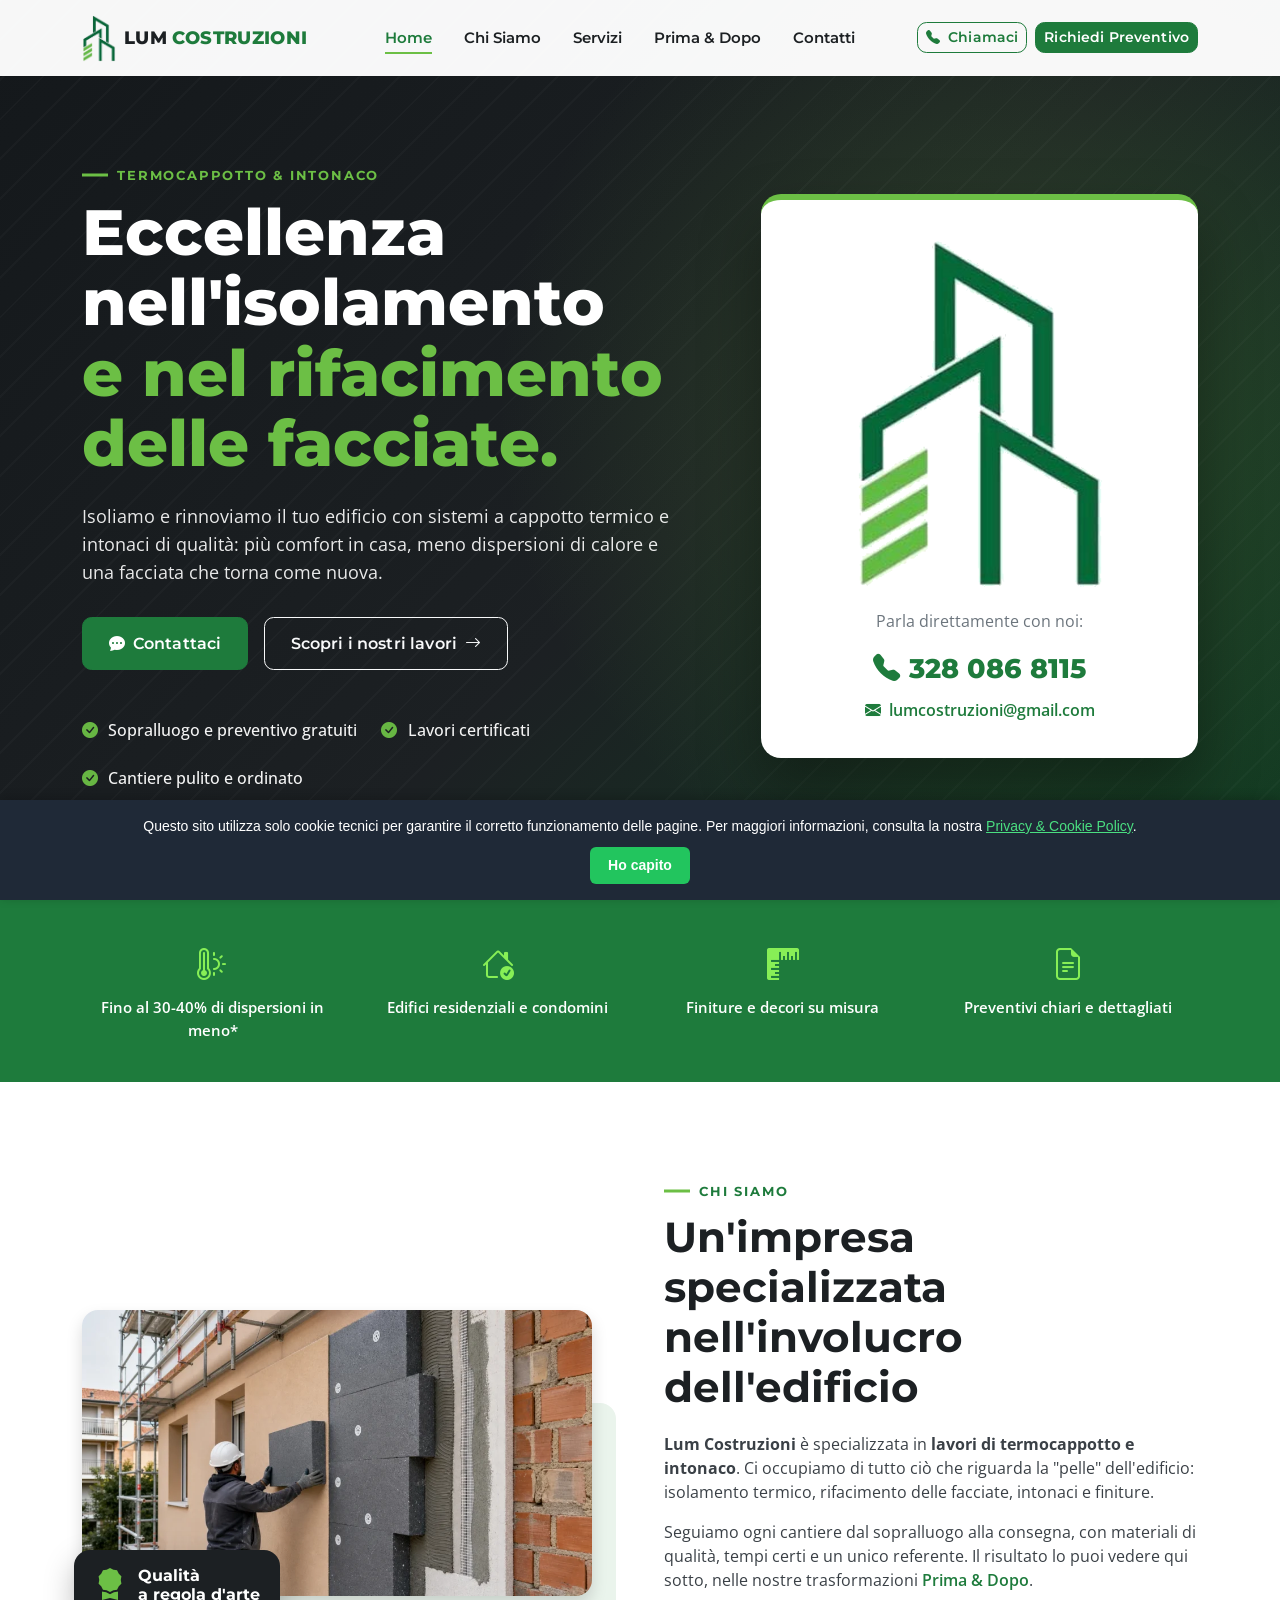
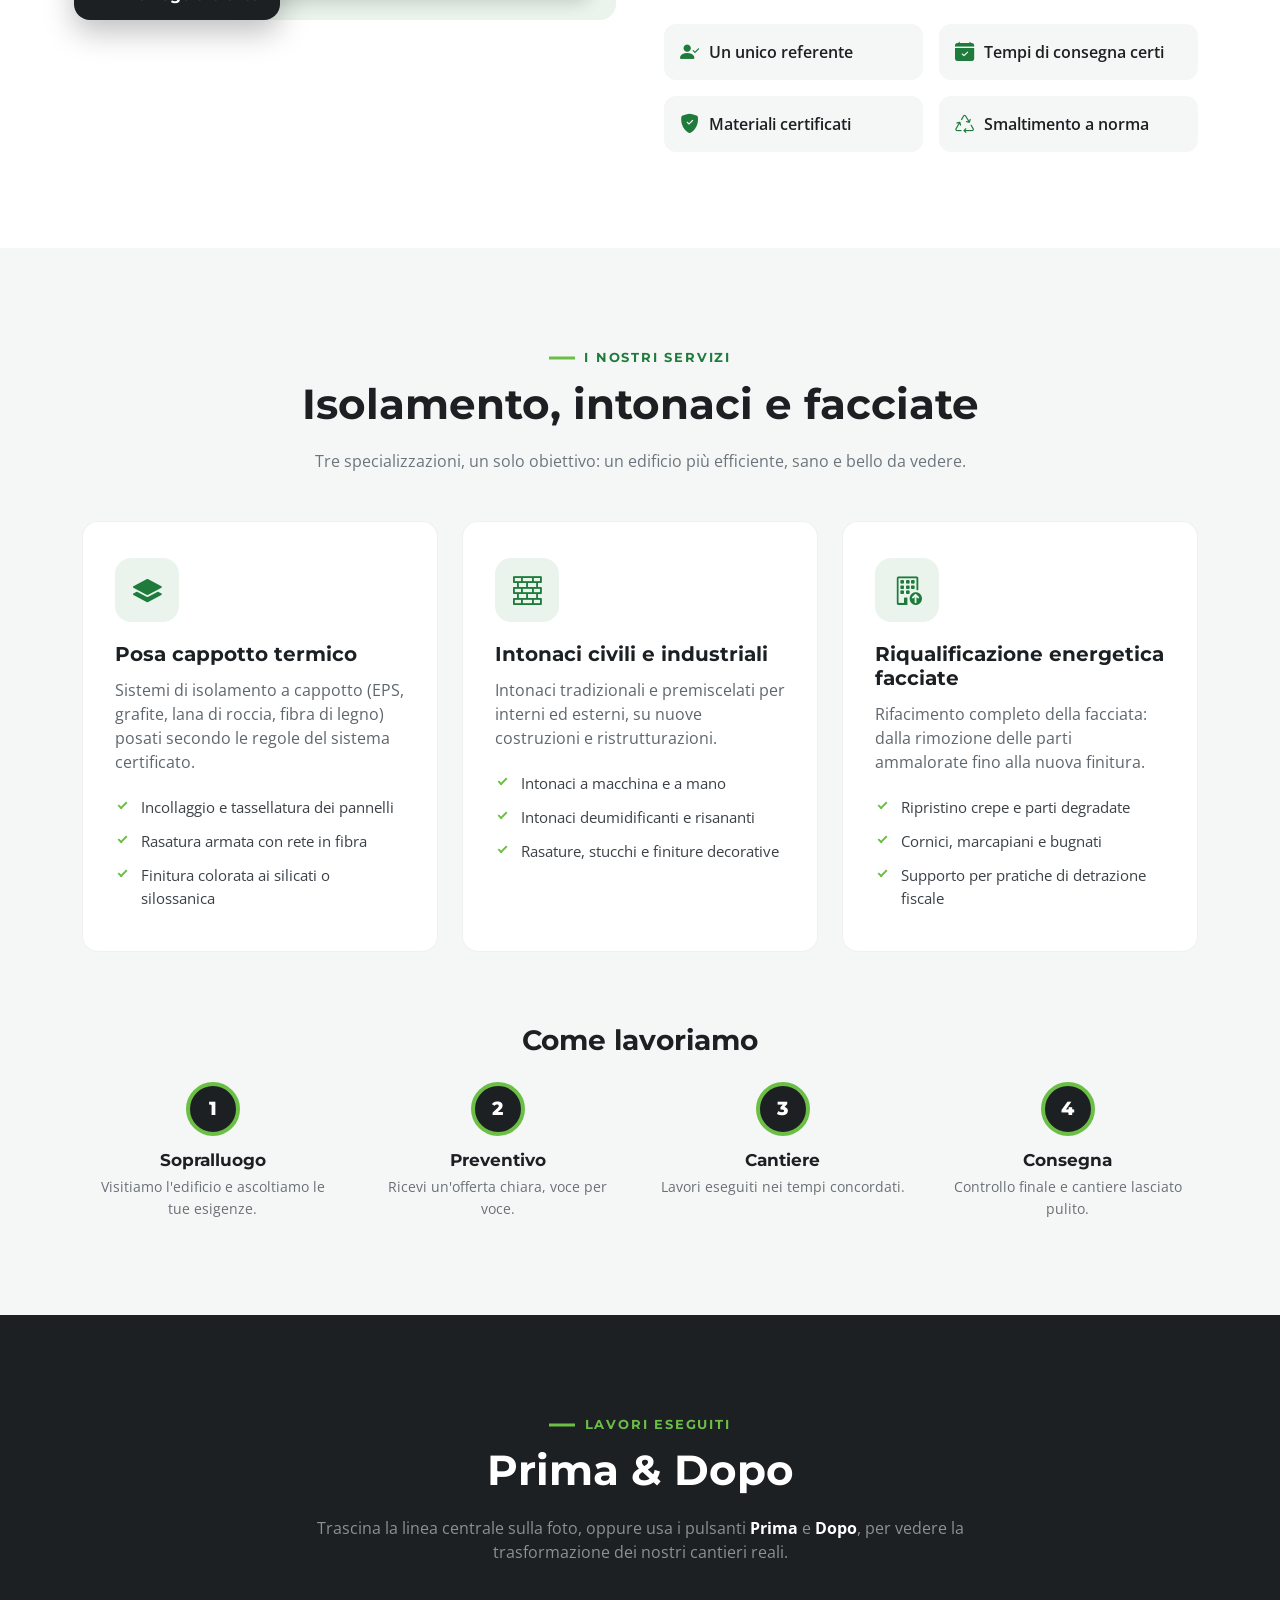
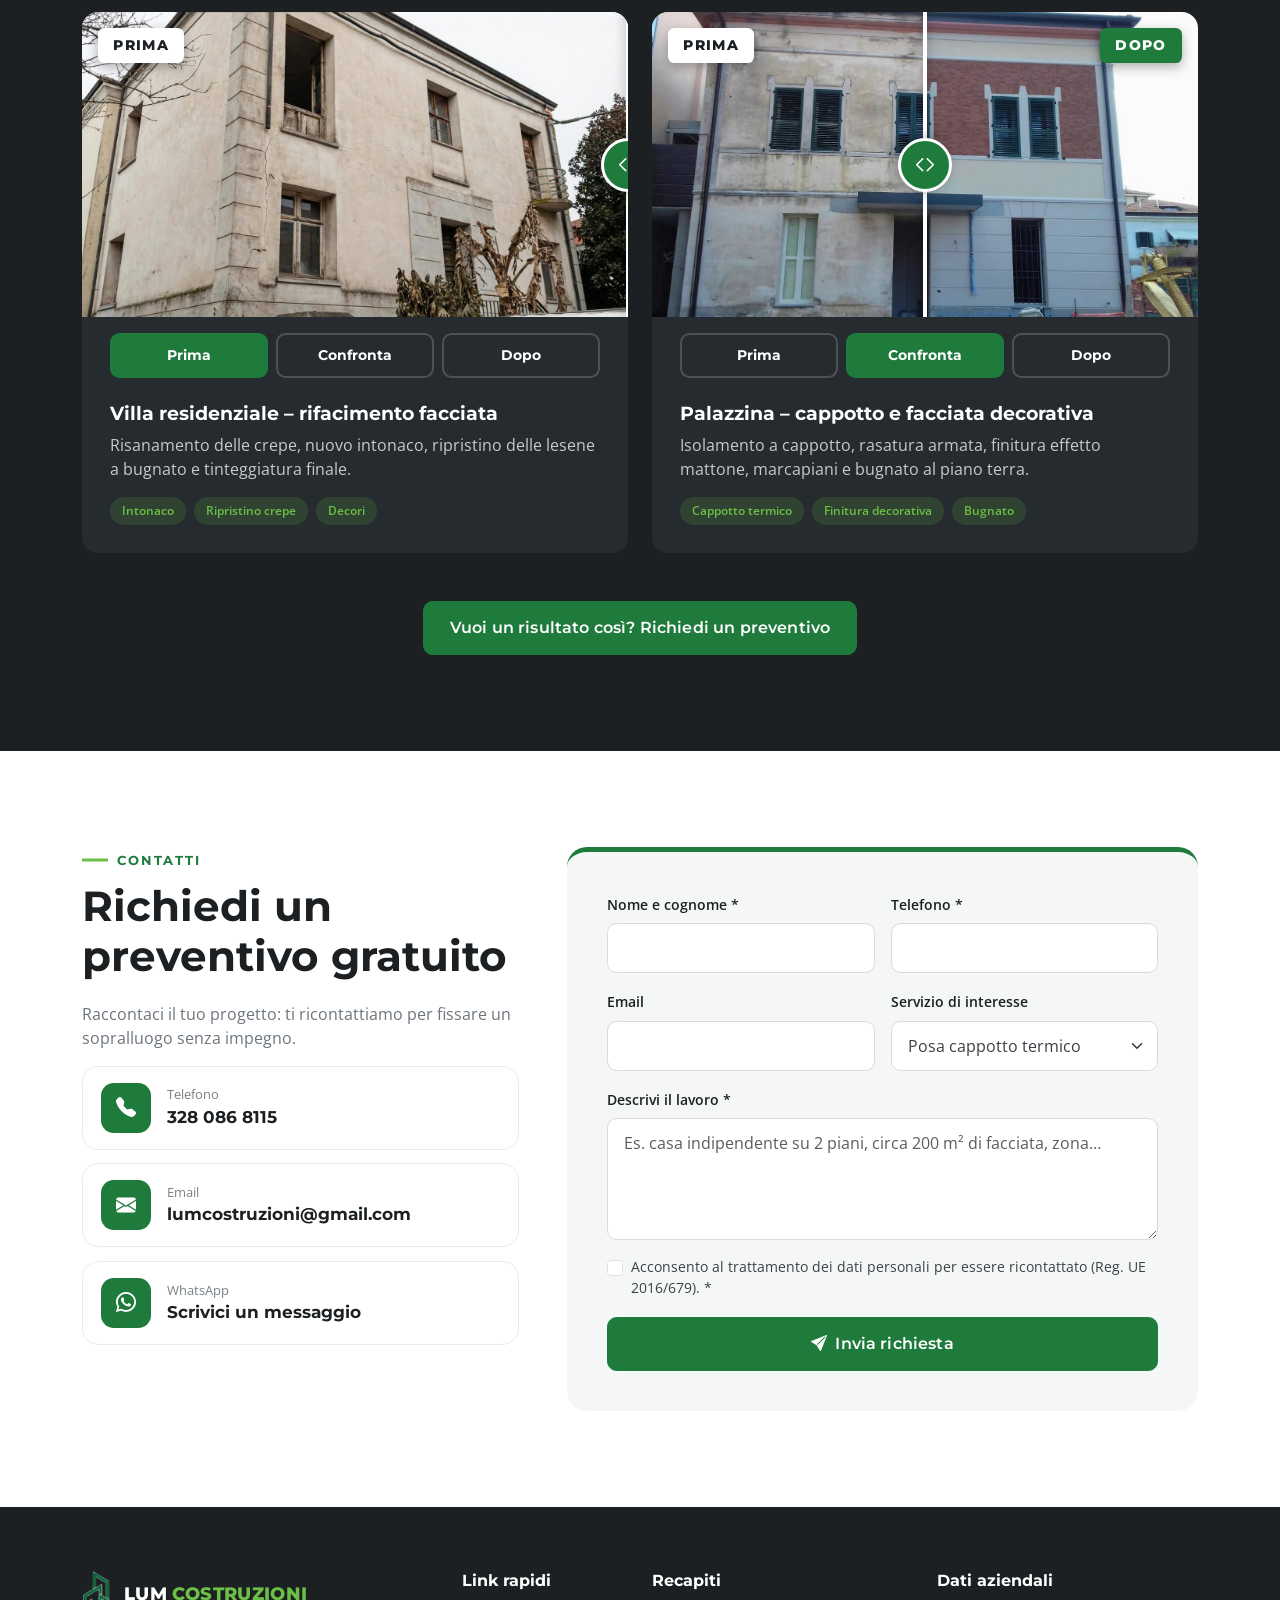
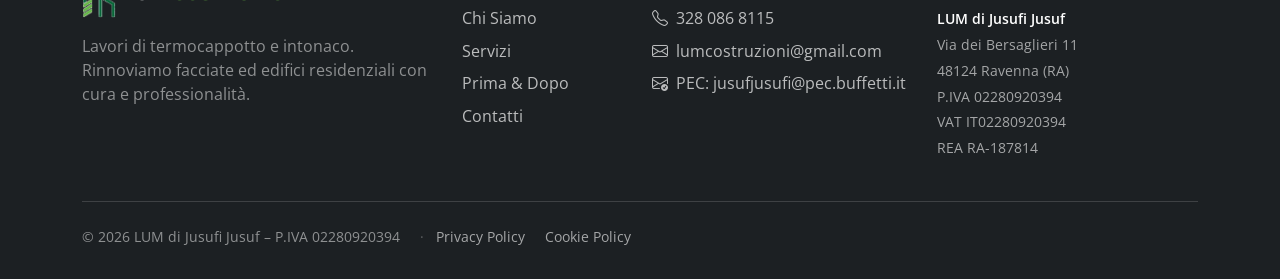
<file: index.html>
<!DOCTYPE html>
<html lang="it">
<head>
  <meta charset="UTF-8">
  <meta name="viewport" content="width=device-width, initial-scale=1">
  <title>Lum Costruzioni | Termocappotto e Intonaco</title>
  <meta name="description" content="Lum Costruzioni: posa di cappotto termico, intonaci civili e industriali, riqualificazione energetica delle facciate. Preventivi gratuiti. Tel. 328 086 8115.">
  <meta name="theme-color" content="#1e7b3c">
  
  <!-- Open Graph (anteprima quando il link viene condiviso) -->
  <meta property="og:title" content="Lum Costruzioni | Termocappotto e Intonaco">
  <meta property="og:description" content="Rifacimento facciate, isolamento a cappotto e intonacatura. Guarda i nostri lavori Prima & Dopo.">
  <meta property="og:image" content="img/progetto2-dopo.jpg">
  <meta property="og:type" content="website">
  
  <link rel="icon" type="image/png" href="img/logo.png">
  
  <!-- Font -->
  <link rel="preconnect" href="https://fonts.googleapis.com">
  <link rel="preconnect" href="https://fonts.gstatic.com" crossorigin>
  <link href="https://fonts.googleapis.com/css2?family=Montserrat:wght@600;700;800&family=Open+Sans:wght@400;500;600&display=swap" rel="stylesheet">
  
  <!-- Bootstrap 5 + Bootstrap Icons -->
  <link href="https://cdn.jsdelivr.net/npm/bootstrap@5.3.3/dist/css/bootstrap.min.css" rel="stylesheet">
  <link href="https://cdn.jsdelivr.net/npm/bootstrap-icons@1.11.3/font/bootstrap-icons.min.css" rel="stylesheet">
  
  <!-- Stili personalizzati -->
  <link href="css/style.css?v=2" rel="stylesheet">
  
  <!-- Dati strutturati per Google (attività locale) -->
  <script type="application/ld+json">
    {
      "@context": "https://schema.org",
      "@type": "HomeAndConstructionBusiness",
      "name": "Lum Costruzioni",
      "description": "Lavori di termocappotto e intonaco",
      "telephone": "+393280868115",
      "email": "lumcostruzioni@gmail.com",
      "vatID": "IT02280920394",
      "image": "img/logo.png"
    }
  </script>
</head>

<body data-bs-spy="scroll" data-bs-target="#mainNav" data-bs-offset="90" tabindex="0">
  
  <!-- Link per saltare al contenuto (accessibilità) -->
  <a class="visually-hidden-focusable skip-link" href="#main">Vai al contenuto</a>
  
  <!-- ================================================================
  1. NAVBAR
  ================================================================ -->
  <nav id="mainNav" class="navbar navbar-expand-lg fixed-top">
    <div class="container">
      <a class="navbar-brand d-flex align-items-center gap-2" href="#home" aria-label="Lum Costruzioni - torna all'inizio">
        <img src="img/logo.png" alt="" width="34" height="47" class="brand-icon">
        <span class="brand-text">LUM <span>COSTRUZIONI</span></span>
      </a>
      
      <button class="navbar-toggler" type="button" data-bs-toggle="collapse" data-bs-target="#navMenu"
      aria-controls="navMenu" aria-expanded="false" aria-label="Apri il menu">
      <i class="bi bi-list"></i>
    </button>
    
    <div class="collapse navbar-collapse" id="navMenu">
      <ul class="navbar-nav mx-auto">
        <li class="nav-item"><a class="nav-link" href="#home">Home</a></li>
        <li class="nav-item"><a class="nav-link" href="#chi-siamo">Chi Siamo</a></li>
        <li class="nav-item"><a class="nav-link" href="#servizi">Servizi</a></li>
        <li class="nav-item"><a class="nav-link" href="#lavori">Prima &amp; Dopo</a></li>
        <li class="nav-item"><a class="nav-link" href="#contatti">Contatti</a></li>
      </ul>
      <div class="d-flex flex-column flex-lg-row gap-2 mt-3 mt-lg-0">
        <a href="tel:+393280868115" class="btn btn-outline-brand btn-sm">
          <i class="bi bi-telephone-fill me-1"></i> Chiamaci
        </a>
        <a href="#contatti" class="btn btn-brand btn-sm">Richiedi Preventivo</a>
      </div>
    </div>
  </div>
</nav>

<main id="main">
  
  <!-- ================================================================
  2. HERO
  ================================================================ -->
  <header id="home" class="hero">
    <div class="container position-relative">
      <div class="row align-items-center g-5">
        <div class="col-lg-7 text-white">
          <span class="eyebrow eyebrow-light">Termocappotto &amp; Intonaco</span>
          <h1 class="hero-title">
            Eccellenza nell'isolamento<br>
            <span class="text-brand-light">e nel rifacimento delle facciate.</span>
          </h1>
          <p class="hero-lead">
            Isoliamo e rinnoviamo il tuo edificio con sistemi a cappotto termico e intonaci
            di qualità: più comfort in casa, meno dispersioni di calore e una facciata
            che torna come nuova.
          </p>
          <div class="d-flex flex-wrap gap-3">
            <a href="#contatti" class="btn btn-brand btn-lg">
              <i class="bi bi-chat-dots-fill me-2"></i>Contattaci
            </a>
            <a href="#lavori" class="btn btn-outline-light btn-lg">
              Scopri i nostri lavori <i class="bi bi-arrow-right ms-1"></i>
            </a>
          </div>
          
          <ul class="hero-points list-unstyled d-flex flex-wrap gap-4 mt-5 mb-0">
            <li><i class="bi bi-check-circle-fill"></i> Sopralluogo e preventivo gratuiti</li>
            <li><i class="bi bi-check-circle-fill"></i> Lavori certificati</li>
            <li><i class="bi bi-check-circle-fill"></i> Cantiere pulito e ordinato</li>
          </ul>
        </div>
        
        <!-- Card riassuntiva visibile solo da desktop -->
        <div class="col-lg-5 d-none d-lg-block">
          <div class="hero-card">
            <img src="img/logo.png" alt="Logo Lum Costruzioni" class="img-fluid mb-3" width="260">
            <p class="mb-3 text-secondary">Parla direttamente con noi:</p>
            <a href="tel:+393280868115" class="hero-phone">
              <i class="bi bi-telephone-fill"></i> 328 086 8115
            </a>
            <a href="mailto:lumcostruzioni@gmail.com" class="d-block mt-2 link-brand">
              <i class="bi bi-envelope-fill me-1"></i> lumcostruzioni@gmail.com
            </a>
          </div>
        </div>
      </div>
    </div>
  </header>
  
  <!-- Striscia di punti di forza -->
  <section class="strengths" aria-label="I nostri punti di forza">
    <div class="container">
      <div class="row g-4 text-center">
        <div class="col-6 col-md-3">
          <i class="bi bi-thermometer-sun"></i>
          <p>Fino al 30-40% di dispersioni in meno*</p>
        </div>
        <div class="col-6 col-md-3">
          <i class="bi bi-house-check"></i>
          <p>Edifici residenziali e condomini</p>
        </div>
        <div class="col-6 col-md-3">
          <i class="bi bi-rulers"></i>
          <p>Finiture e decori su misura</p>
        </div>
        <div class="col-6 col-md-3">
          <i class="bi bi-file-earmark-text"></i>
          <p>Preventivi chiari e dettagliati</p>
        </div>
      </div>
    </div>
  </section>
  
  <!-- ================================================================
  CHI SIAMO
  ================================================================ -->
  <section id="chi-siamo" class="section">
    <div class="container">
      <div class="row align-items-center g-5">
        <div class="col-lg-6 reveal">
          <div class="about-img">
            <img src="img/posa.jpeg" alt="Facciata grigia ristrutturata da Lum Costruzioni con cappotto e intonaco nuovo"
            class="img-fluid rounded-4 shadow" loading="lazy" width="1400" height="782">
            <div class="about-badge">
              <i class="bi bi-award-fill"></i>
              <span>Qualità<br>a regola d'arte</span>
            </div>
          </div>
        </div>
        <div class="col-lg-6 reveal">
          <span class="eyebrow">Chi siamo</span>
          <h2 class="section-title">Un'impresa specializzata nell'involucro dell'edificio</h2>
          <p>
            <strong>Lum Costruzioni</strong> è specializzata in <strong>lavori di termocappotto e intonaco</strong>.
            Ci occupiamo di tutto ciò che riguarda la "pelle" dell'edificio: isolamento termico,
            rifacimento delle facciate, intonaci e finiture.
          </p>
          <p>
            Seguiamo ogni cantiere dal sopralluogo alla consegna, con materiali di qualità,
            tempi certi e un unico referente. Il risultato lo puoi vedere qui sotto, nelle
            nostre trasformazioni <a href="#lavori" class="link-brand">Prima &amp; Dopo</a>.
          </p>
          <div class="row g-3 mt-2">
            <div class="col-sm-6">
              <div class="mini-feature"><i class="bi bi-person-check-fill"></i> Un unico referente</div>
            </div>
            <div class="col-sm-6">
              <div class="mini-feature"><i class="bi bi-calendar-check-fill"></i> Tempi di consegna certi</div>
            </div>
            <div class="col-sm-6">
              <div class="mini-feature"><i class="bi bi-shield-fill-check"></i> Materiali certificati</div>
            </div>
            <div class="col-sm-6">
              <div class="mini-feature"><i class="bi bi-recycle"></i> Smaltimento a norma</div>
            </div>
          </div>
        </div>
      </div>
    </div>
  </section>
  
  <!-- ================================================================
  3. SERVIZI
  ================================================================ -->
  <section id="servizi" class="section bg-soft">
    <div class="container">
      <div class="text-center mx-auto mb-5" style="max-width: 680px;">
        <span class="eyebrow">I nostri servizi</span>
        <h2 class="section-title">Isolamento, intonaci e facciate</h2>
        <p class="text-secondary">Tre specializzazioni, un solo obiettivo: un edificio più efficiente, sano e bello da vedere.</p>
      </div>
      
      <div class="row g-4">
        <!-- Servizio 1 -->
        <div class="col-md-6 col-lg-4 reveal">
          <article class="service-card h-100">
            <div class="service-icon"><i class="bi bi-layers-fill"></i></div>
            <h3>Posa cappotto termico</h3>
            <p>Sistemi di isolamento a cappotto (EPS, grafite, lana di roccia, fibra di legno) posati secondo le regole del sistema certificato.</p>
            <ul class="service-list">
              <li>Incollaggio e tassellatura dei pannelli</li>
              <li>Rasatura armata con rete in fibra</li>
              <li>Finitura colorata ai silicati o silossanica</li>
            </ul>
          </article>
        </div>
        
        <!-- Servizio 2 -->
        <div class="col-md-6 col-lg-4 reveal">
          <article class="service-card h-100">
            <div class="service-icon"><i class="bi bi-bricks"></i></div>
            <h3>Intonaci civili e industriali</h3>
            <p>Intonaci tradizionali e premiscelati per interni ed esterni, su nuove costruzioni e ristrutturazioni.</p>
            <ul class="service-list">
              <li>Intonaci a macchina e a mano</li>
              <li>Intonaci deumidificanti e risananti</li>
              <li>Rasature, stucchi e finiture decorative</li>
            </ul>
          </article>
        </div>
        
        <!-- Servizio 3 -->
        <div class="col-md-6 col-lg-4 mx-md-auto reveal">
          <article class="service-card h-100">
            <div class="service-icon"><i class="bi bi-building-up"></i></div>
            <h3>Riqualificazione energetica facciate</h3>
            <p>Rifacimento completo della facciata: dalla rimozione delle parti ammalorate fino alla nuova finitura.</p>
            <ul class="service-list">
              <li>Ripristino crepe e parti degradate</li>
              <li>Cornici, marcapiani e bugnati</li>
              <li>Supporto per pratiche di detrazione fiscale</li>
            </ul>
          </article>
        </div>
      </div>
      
      <!-- Come lavoriamo -->
      <div class="process mt-5 pt-lg-4">
        <h3 class="text-center mb-4">Come lavoriamo</h3>
        <div class="row g-4">
          <div class="col-6 col-lg-3"><div class="step"><span>1</span><h4>Sopralluogo</h4><p>Visitiamo l'edificio e ascoltiamo le tue esigenze.</p></div></div>
          <div class="col-6 col-lg-3"><div class="step"><span>2</span><h4>Preventivo</h4><p>Ricevi un'offerta chiara, voce per voce.</p></div></div>
          <div class="col-6 col-lg-3"><div class="step"><span>3</span><h4>Cantiere</h4><p>Lavori eseguiti nei tempi concordati.</p></div></div>
          <div class="col-6 col-lg-3"><div class="step"><span>4</span><h4>Consegna</h4><p>Controllo finale e cantiere lasciato pulito.</p></div></div>
        </div>
      </div>
    </div>
  </section>
  
  <!-- ================================================================
  4. PORTFOLIO PRIMA & DOPO
  Ogni ".ba-slider" contiene: immagine DOPO (sotto), immagine PRIMA
  (sopra, ritagliata via CSS) e un input range per trascinare.
  Per aggiungere un lavoro: duplica un blocco ".col-lg-6" e cambia le immagini.
  ================================================================ -->
  <section id="lavori" class="section section-dark">
    <div class="container">
      <div class="text-center mx-auto mb-5" style="max-width: 680px;">
        <span class="eyebrow eyebrow-light">Lavori eseguiti</span>
        <h2 class="section-title text-white">Prima &amp; Dopo</h2>
        <p class="text-white-50">Trascina la linea centrale sulla foto, oppure usa i pulsanti <strong class="text-white">Prima</strong> e <strong class="text-white">Dopo</strong>, per vedere la trasformazione dei nostri cantieri reali.</p>
      </div>
      
      <div class="row g-4">
        <!-- Progetto 1 -->
        <div class="col-lg-6 reveal">
          <figure class="project">
            <div class="ba-slider" style="--pos: 50%;">
              <img src="img/dopo1.jpeg" alt="Dopo: facciata rifatta con intonaco e tinteggiatura grigia" class="ba-after" loading="lazy" width="1400" height="782">
              <img src="img/prima1.jpeg" alt="Prima: facciata con crepe, intonaco sporco e degradato" class="ba-before" loading="lazy" width="1400" height="782">
              <span class="ba-label ba-label-before">Prima</span>
              <span class="ba-label ba-label-after">Dopo</span>
              <div class="ba-handle" aria-hidden="true"><i class="bi bi-chevron-expand"></i></div>
              <input type="range" min="0" max="100" value="50" class="ba-range"
              aria-label="Confronta prima e dopo: progetto villa residenziale">
            </div>
            <!-- Pulsanti per vedere subito il "prima", il "dopo" o il confronto -->
            <div class="ba-controls" role="group" aria-label="Scegli la vista">
              <button type="button" data-pos="100">Prima</button>
              <button type="button" data-pos="50" class="active">Confronta</button>
              <button type="button" data-pos="0">Dopo</button>
            </div>
            <figcaption>
              <h3>Villa residenziale – rifacimento facciata</h3>
              <p>Risanamento delle crepe, nuovo intonaco, ripristino delle lesene a bugnato e tinteggiatura finale.</p>
              <div class="tags"><span>Intonaco</span><span>Ripristino crepe</span><span>Decori</span></div>
            </figcaption>
          </figure>
        </div>
        
        <!-- Progetto 2 -->
        <div class="col-lg-6 reveal">
          <figure class="project">
            <div class="ba-slider" style="--pos: 50%;">
              <img src="img/dopo2.jpeg" alt="Dopo: facciata con finitura effetto mattone, fasce color crema e bugnato chiaro" class="ba-after" loading="lazy" width="1400" height="783">
              <img src="img/prima2.jpeg" alt="Prima: facciata con intonaco macchiato, umidità e distacchi" class="ba-before" loading="lazy" width="1400" height="783">
              <span class="ba-label ba-label-before">Prima</span>
              <span class="ba-label ba-label-after">Dopo</span>
              <div class="ba-handle" aria-hidden="true"><i class="bi bi-chevron-expand"></i></div>
              <input type="range" min="0" max="100" value="50" class="ba-range"
              aria-label="Confronta prima e dopo: progetto palazzina a due piani">
            </div>
            <!-- Pulsanti per vedere subito il "prima", il "dopo" o il confronto -->
            <div class="ba-controls" role="group" aria-label="Scegli la vista">
              <button type="button" data-pos="100">Prima</button>
              <button type="button" data-pos="50" class="active">Confronta</button>
              <button type="button" data-pos="0">Dopo</button>
            </div>
            <figcaption>
              <h3>Palazzina – cappotto e facciata decorativa</h3>
              <p>Isolamento a cappotto, rasatura armata, finitura effetto mattone, marcapiani e bugnato al piano terra.</p>
              <div class="tags"><span>Cappotto termico</span><span>Finitura decorativa</span><span>Bugnato</span></div>
            </figcaption>
          </figure>
        </div>
      </div>
      
      <div class="text-center mt-5">
        <a href="#contatti" class="btn btn-brand btn-lg">Vuoi un risultato così? Richiedi un preventivo</a>
      </div>
    </div>
  </section>
  
  <!-- ================================================================
  5. CONTATTI
  ================================================================ -->
  <section id="contatti" class="section">
    <div class="container">
      <div class="row g-5">
        <!-- Recapiti -->
        <div class="col-lg-5 reveal">
          <span class="eyebrow">Contatti</span>
          <h2 class="section-title">Richiedi un preventivo gratuito</h2>
          <p class="text-secondary">Raccontaci il tuo progetto: ti ricontattiamo per fissare un sopralluogo senza impegno.</p>
          
          <a href="tel:+393280868115" class="contact-item">
            <span class="contact-icon"><i class="bi bi-telephone-fill"></i></span>
            <span><small>Telefono</small><strong>328 086 8115</strong></span>
          </a>
          <a href="mailto:lumcostruzioni@gmail.com" class="contact-item">
            <span class="contact-icon"><i class="bi bi-envelope-fill"></i></span>
            <span><small>Email</small><strong>lumcostruzioni@gmail.com</strong></span>
          </a>
          <a href="https://wa.me/393280868115" target="_blank" rel="noopener" class="contact-item">
            <span class="contact-icon"><i class="bi bi-whatsapp"></i></span>
            <span><small>WhatsApp</small><strong>Scrivici un messaggio</strong></span>
          </a>
          
          <!-- Pulsante grande "Chiama ora", pensato per smartphone -->
          <a href="tel:+393280868115" class="btn btn-brand btn-lg w-100 mt-3 d-lg-none">
            <i class="bi bi-telephone-fill me-2"></i>Chiama ora
          </a>
        </div>
        
        <!-- Form -->
        <div class="col-lg-7 reveal">
          <form id="contactForm" class="contact-form" novalidate>
            <div class="row g-3">
              <div class="col-md-6">
                <label for="nome" class="form-label">Nome e cognome *</label>
                <input type="text" class="form-control" id="nome" name="nome" autocomplete="name" required>
                <div class="invalid-feedback">Inserisci il tuo nome.</div>
              </div>
              <div class="col-md-6">
                <label for="telefono" class="form-label">Telefono *</label>
                <input type="tel" class="form-control" id="telefono" name="telefono" autocomplete="tel"
                pattern="[0-9 +]{6,}" required>
                <div class="invalid-feedback">Inserisci un numero valido.</div>
              </div>
              <div class="col-md-6">
                <label for="email" class="form-label">Email</label>
                <input type="email" class="form-control" id="email" name="email" autocomplete="email">
                <div class="invalid-feedback">Email non valida.</div>
              </div>
              <div class="col-md-6">
                <label for="servizio" class="form-label">Servizio di interesse</label>
                <select class="form-select" id="servizio" name="servizio">
                  <option>Posa cappotto termico</option>
                  <option>Intonaci civili e industriali</option>
                  <option>Riqualificazione energetica facciate</option>
                  <option>Altro / non so ancora</option>
                </select>
              </div>
              <div class="col-12">
                <label for="messaggio" class="form-label">Descrivi il lavoro *</label>
                <textarea class="form-control" id="messaggio" name="messaggio" rows="4"
                placeholder="Es. casa indipendente su 2 piani, circa 200 m² di facciata, zona…" required></textarea>
                <div class="invalid-feedback">Scrivi una breve descrizione.</div>
              </div>
              <div class="col-12">
                <div class="form-check">
                  <input class="form-check-input" type="checkbox" id="privacy" required>
                  <label class="form-check-label small" for="privacy">
                    Acconsento al trattamento dei dati personali per essere ricontattato (Reg. UE 2016/679). *
                  </label>
                  <div class="invalid-feedback">Il consenso è necessario per inviare la richiesta.</div>
                </div>
              </div>
              <div class="col-12">
                <button type="submit" class="btn btn-brand btn-lg w-100">
                  <i class="bi bi-send-fill me-2"></i>Invia richiesta
                </button>
                <div id="formStatus" class="form-status mt-3" role="status" aria-live="polite"></div>
              </div>
            </div>
          </form>
        </div>
      </div>
    </div>
  </section>
</main>

<!-- ================================================================
FOOTER (con Partita IVA in chiaro)
================================================================ -->
<footer class="footer">
  <div class="container">
    <div class="row g-4">
      <div class="col-lg-4">
        <a href="#home" class="d-inline-flex align-items-center gap-2 mb-3 text-decoration-none">
          <img src="img/logo.png" alt="" width="34" height="47">
          <span class="brand-text text-white">LUM <span>COSTRUZIONI</span></span>
        </a>
        <p class="text-white-50 mb-0">Lavori di termocappotto e intonaco. Rinnoviamo facciate ed edifici residenziali con cura e professionalità.</p>
      </div>
      <div class="col-6 col-lg-2">
        <h5>Link rapidi</h5>
        <ul class="list-unstyled footer-links">
          <li><a href="#chi-siamo">Chi Siamo</a></li>
          <li><a href="#servizi">Servizi</a></li>
          <li><a href="#lavori">Prima &amp; Dopo</a></li>
          <li><a href="#contatti">Contatti</a></li>
        </ul>
      </div>
      <div class="col-12 col-lg-3 order-last order-lg-0">
        <h5>Recapiti</h5>
        <ul class="list-unstyled footer-links">
          <li><a href="tel:+393280868115"><i class="bi bi-telephone me-2"></i>328 086 8115</a></li>
          <li><a href="mailto:lumcostruzioni@gmail.com"><i class="bi bi-envelope me-2"></i>lumcostruzioni@gmail.com</a></li>
          <li><a href="mailto:jusufjusufi@pec.buffetti.it"><i class="bi bi-envelope-check me-2"></i>PEC: jusufjusufi@pec.buffetti.it</a></li>
        </ul>
      </div>
      
      <!-- Dati aziendali (obbligatori per legge sul sito: ragione sociale, sede, P.IVA) -->
      <div class="col-6 col-lg-3">
        <h5>Dati aziendali</h5>
        <address class="company-data mb-0">
          <strong>LUM di Jusufi Jusuf</strong><br>
          Via dei Bersaglieri 11<br>
          48124 Ravenna (RA)<br>
          P.IVA 02280920394<br>
          VAT IT02280920394<br>
          REA RA-187814
        </address>
      </div>
    </div>
    <hr>
    <!-- Riga legale: copyright + P.IVA a sinistra, firma Noifla a destra (centrati su mobile) -->
    <div class="footer-bottom">
      <div class="legal">
        <span>© <span id="year"></span> LUM di Jusufi Jusuf – P.IVA 02280920394</span>
        <nav class="legal-links" aria-label="Informazioni legali">
          <a href="privacy-policy.html">Privacy Policy</a>
          <a href="cookie-policy.html">Cookie Policy</a>
        </nav>
      </div>
      
      <!-- Firma Noifla Digital Studio: sostituire href="#" con l'URL del portfolio -->
      <!-- <a href="https://noifla01.github.io/noifla-digital-studio/" target="_blank" rel="noopener noreferrer" class="credit-link"
      aria-label="Created by Noifla Digital Studio (si apre in una nuova scheda)">
      <svg class="credit-icon" viewBox="0 0 64 64" width="20" height="20" aria-hidden="true" focusable="false">
        <rect x="2" y="2" width="60" height="60" rx="16" fill="none" stroke="currentColor" stroke-width="3" opacity=".45"/>
        <g fill="none" stroke-width="6" stroke-linecap="round" stroke-linejoin="round">
          <path d="M18 44V20" stroke="currentColor"/>
          <path d="M38 44V20" stroke="currentColor"/>
          <path d="M18 20L38 44" class="credit-accent"/>
        </g>
        <rect x="44" y="39" width="6" height="6" rx="1" class="credit-accent-fill"/>
      </svg>
      <span>Created by <strong>Noifla Digital Studio</strong></span>
    </a>
  </div>
  <p class="footer-note">* Valore indicativo: il risparmio reale dipende dall'edificio e dall'intervento.</p>
</div>
</footer> -->

<!-- Pulsante "Chiama" fisso, visibile solo su smartphone/tablet -->
<a href="tel:+393280868115" class="call-fab d-lg-none" aria-label="Chiama Lum Costruzioni">
  <i class="bi bi-telephone-fill"></i>
</a>

<!-- Pulsante "torna su" -->
<button type="button" class="to-top" id="toTop" aria-label="Torna all'inizio">
  <i class="bi bi-arrow-up"></i>
</button>

<!-- Bootstrap JS (navbar collapse + scrollspy) -->
<script src="https://cdn.jsdelivr.net/npm/bootstrap@5.3.3/dist/js/bootstrap.bundle.min.js"></script>
<!-- Script personalizzati -->
<script src="js/main.js?v=2"></script>

<!-- BANNER COOKIE & PRIVACY -->
<div id="cookie-banner" style="display: none; position: fixed; bottom: 0; left: 0; right: 0; background: #1f2937; color: #fff; padding: 16px; box-shadow: 0 -2px 10px rgba(0,0,0,0.2); z-index: 9999; text-align: center; font-family: sans-serif; font-size: 14px;">
  <p style="margin: 0 0 10px 0; line-height: 1.5;">
    Questo sito utilizza solo cookie tecnici per garantire il corretto funzionamento delle pagine. Per maggiori informazioni, consulta la nostra <a href="#" id="open-privacy-modal" style="color: #4ade80; text-decoration: underline;">Privacy & Cookie Policy</a>.
  </p>
  <button id="accept-cookies" style="background: #22c55e; color: #fff; border: none; padding: 8px 18px; border-radius: 6px; cursor: pointer; font-weight: bold;">Ho capito</button>
</div>

<!-- MODALE PRIVACY POLICY -->
<div id="privacy-modal" style="display: none; position: fixed; top: 0; left: 0; width: 100%; height: 100%; background: rgba(0,0,0,0.6); z-index: 10000; align-items: center; justify-content: center;">
  <div style="background: #fff; color: #333; width: 90%; max-width: 650px; max-height: 80vh; overflow-y: auto; padding: 25px; border-radius: 8px; font-family: sans-serif; font-size: 14px; line-height: 1.6; position: relative;">
    <h3 style="margin-top: 0; color: #111;">Informativa sulla Privacy & Cookie Policy</h3>
    <p><strong>Titolare del Trattamento:</strong><br>
      Lum Costruzioni — P.IVA: 02280920394<br>
      Email: lumcostruzioni@gmail.com — Tel: 3280868115</p>
      
      <h4>1. Tipologia di Dati Raccoglititi</h4>
      <p>Questo sito non utilizza cookie di profilazione o tracciamento pubblicitario. Vengono impiegati esclusivamente cookie tecnici necessari alla navigazione o dati inviati volontariamente dall'utente tramite email/telefono (es. per richieste di preventivo).</p>
      
      <h4>2. Finalità del Trattamento</h4>
      <p>I dati forniti dall'utente vengono utilizzati unicamente per ricontattare il cliente e fornire i preventivi o le informazioni richieste relative ai lavori edili.</p>
      
      <h4>3. Diritti dell'Interessato</h4>
      <p>L'utente ha il diritto in qualsiasi momento di richiedere l'accesso, la modifica o la cancellazione dei propri dati inviando un'email a lumcostruzioni@gmail.com.</p>
      
      <button id="close-privacy-modal" style="margin-top: 15px; background: #374151; color: #fff; border: none; padding: 8px 16px; border-radius: 6px; cursor: pointer;">Chiudi</button>
    </div>
  </div>
  
</body>
</html>
</file>
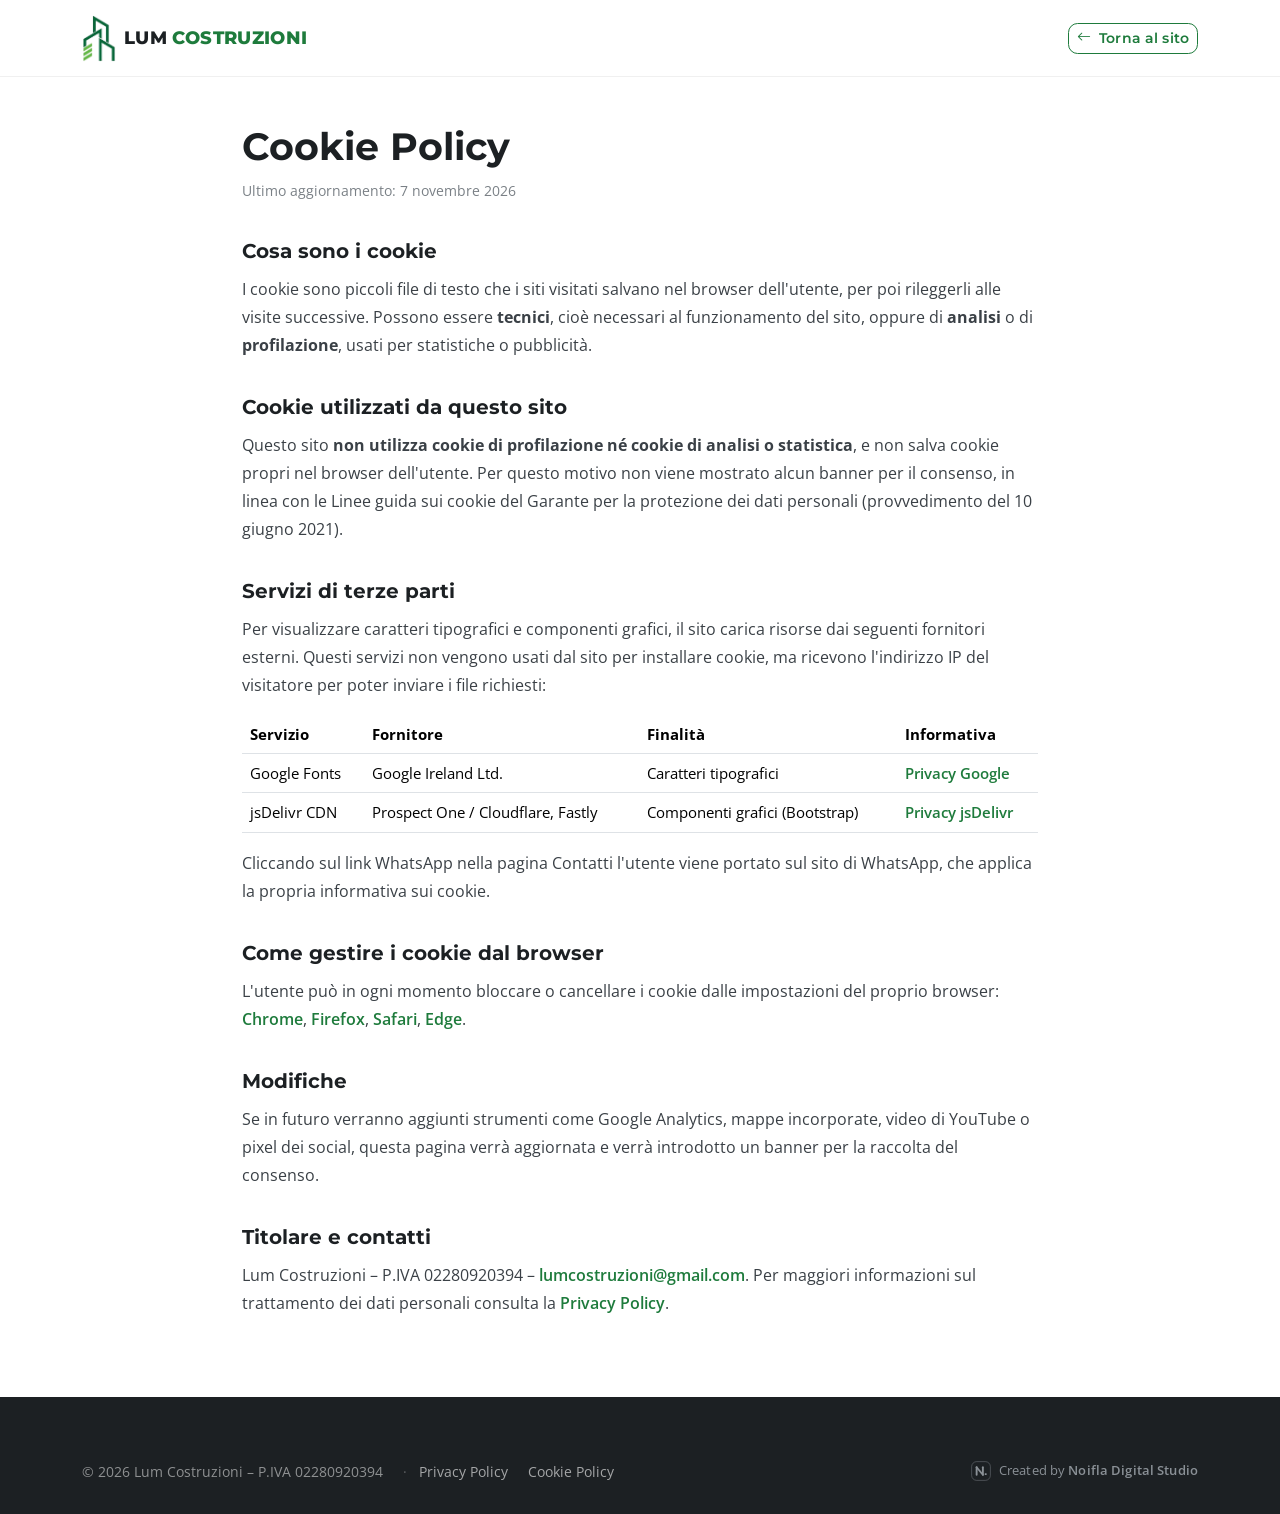
<file: cookie-policy.html>
<!DOCTYPE html>
<html lang="it">
<head>
  <meta charset="UTF-8">
  <meta name="viewport" content="width=device-width, initial-scale=1">
  <title>Cookie Policy | Lum Costruzioni</title>
  <meta name="description" content="Informativa sui cookie del sito di Lum Costruzioni.">
  <meta name="robots" content="noindex, follow">
  <link rel="icon" type="image/png" href="img/favicon.png">
  <link rel="preconnect" href="https://fonts.googleapis.com">
  <link rel="preconnect" href="https://fonts.gstatic.com" crossorigin>
  <link href="https://fonts.googleapis.com/css2?family=Montserrat:wght@600;700;800&family=Open+Sans:wght@400;500;600&display=swap" rel="stylesheet">
  <link href="https://cdn.jsdelivr.net/npm/bootstrap@5.3.3/dist/css/bootstrap.min.css" rel="stylesheet">
  <link href="https://cdn.jsdelivr.net/npm/bootstrap-icons@1.11.3/font/bootstrap-icons.min.css" rel="stylesheet">
  <link href="css/style.css?v=2" rel="stylesheet">
</head>
<body>

  <!-- Navbar semplificata: logo + ritorno alla home -->
  <nav class="navbar fixed-top">
    <div class="container">
      <a class="navbar-brand d-flex align-items-center gap-2" href="index.html" aria-label="Lum Costruzioni - home">
        <img src="img/logo.png" alt="" width="34" height="47">
        <span class="brand-text">LUM <span>COSTRUZIONI</span></span>
      </a>
      <a href="index.html" class="btn btn-outline-brand btn-sm"><i class="bi bi-arrow-left me-1"></i> Torna al sito</a>
    </div>
  </nav>

  <main class="legal-page">
    <div class="container">
      <h1>Cookie Policy</h1>
      <p class="updated">Ultimo aggiornamento: 7 novembre 2026</p>

      <h2>Cosa sono i cookie</h2>
      <p>I cookie sono piccoli file di testo che i siti visitati salvano nel browser dell'utente, per poi
      rileggerli alle visite successive. Possono essere <strong>tecnici</strong>, cioè necessari al funzionamento
      del sito, oppure di <strong>analisi</strong> o di <strong>profilazione</strong>, usati per statistiche o pubblicità.</p>

      <h2>Cookie utilizzati da questo sito</h2>
      <p>Questo sito <strong>non utilizza cookie di profilazione né cookie di analisi o statistica</strong>, e
      non salva cookie propri nel browser dell'utente. Per questo motivo non viene mostrato alcun banner per il
      consenso, in linea con le Linee guida sui cookie del Garante per la protezione dei dati personali
      (provvedimento del 10 giugno 2021).</p>

      <h2>Servizi di terze parti</h2>
      <p>Per visualizzare caratteri tipografici e componenti grafici, il sito carica risorse dai seguenti fornitori
      esterni. Questi servizi non vengono usati dal sito per installare cookie, ma ricevono l'indirizzo IP del
      visitatore per poter inviare i file richiesti:</p>
      <table class="table">
        <thead><tr><th>Servizio</th><th>Fornitore</th><th>Finalità</th><th>Informativa</th></tr></thead>
        <tbody>
          <tr><td>Google Fonts</td><td>Google Ireland Ltd.</td><td>Caratteri tipografici</td>
              <td><a href="https://policies.google.com/privacy" target="_blank" rel="noopener" class="link-brand">Privacy Google</a></td></tr>
          <tr><td>jsDelivr CDN</td><td>Prospect One / Cloudflare, Fastly</td><td>Componenti grafici (Bootstrap)</td>
              <td><a href="https://www.jsdelivr.com/terms/privacy-policy-jsdelivr-net" target="_blank" rel="noopener" class="link-brand">Privacy jsDelivr</a></td></tr>
        </tbody>
      </table>
      <p>Cliccando sul link WhatsApp nella pagina Contatti l'utente viene portato sul sito di WhatsApp, che applica
      la propria informativa sui cookie.</p>

      <h2>Come gestire i cookie dal browser</h2>
      <p>L'utente può in ogni momento bloccare o cancellare i cookie dalle impostazioni del proprio browser:
      <a href="https://support.google.com/chrome/answer/95647" target="_blank" rel="noopener" class="link-brand">Chrome</a>,
      <a href="https://support.mozilla.org/it/kb/Gestione%20dei%20cookie" target="_blank" rel="noopener" class="link-brand">Firefox</a>,
      <a href="https://support.apple.com/it-it/guide/safari/sfri11471/mac" target="_blank" rel="noopener" class="link-brand">Safari</a>,
      <a href="https://support.microsoft.com/it-it/microsoft-edge" target="_blank" rel="noopener" class="link-brand">Edge</a>.</p>

      <h2>Modifiche</h2>
      <p>Se in futuro verranno aggiunti strumenti come Google Analytics, mappe incorporate, video di YouTube o pixel
      dei social, questa pagina verrà aggiornata e verrà introdotto un banner per la raccolta del consenso.</p>

      <h2>Titolare e contatti</h2>
      <p>Lum Costruzioni – P.IVA 02280920394 – <a href="mailto:lumcostruzioni@gmail.com" class="link-brand">lumcostruzioni@gmail.com</a>.
      Per maggiori informazioni sul trattamento dei dati personali consulta la
      <a href="privacy-policy.html" class="link-brand">Privacy Policy</a>.</p>

    </div>
  </main>

  <footer class="footer">
    <div class="container">
      <!-- Riga legale: copyright + P.IVA a sinistra, firma Noifla a destra (centrati su mobile) -->
      <div class="footer-bottom">
        <div class="legal">
          <span>© 2026 Lum Costruzioni – P.IVA 02280920394</span>
          <nav class="legal-links" aria-label="Informazioni legali">
            <a href="privacy-policy.html">Privacy Policy</a>
            <a href="cookie-policy.html">Cookie Policy</a>
          </nav>
        </div>

        <!-- Firma Noifla Digital Studio: sostituire href="#" con l'URL del portfolio -->
        <a href="#" target="_blank" rel="noopener noreferrer" class="credit-link"
           aria-label="Created by Noifla Digital Studio (si apre in una nuova scheda)">
          <svg class="credit-icon" viewBox="0 0 64 64" width="20" height="20" aria-hidden="true" focusable="false">
            <rect x="2" y="2" width="60" height="60" rx="16" fill="none" stroke="currentColor" stroke-width="3" opacity=".45"/>
            <g fill="none" stroke-width="6" stroke-linecap="round" stroke-linejoin="round">
              <path d="M18 44V20" stroke="currentColor"/>
              <path d="M38 44V20" stroke="currentColor"/>
              <path d="M18 20L38 44" class="credit-accent"/>
            </g>
            <rect x="44" y="39" width="6" height="6" rx="1" class="credit-accent-fill"/>
          </svg>
          <span>Created by <strong>Noifla Digital Studio</strong></span>
        </a>
      </div>
    </div>
  </footer>

</body>
</html>
</file>
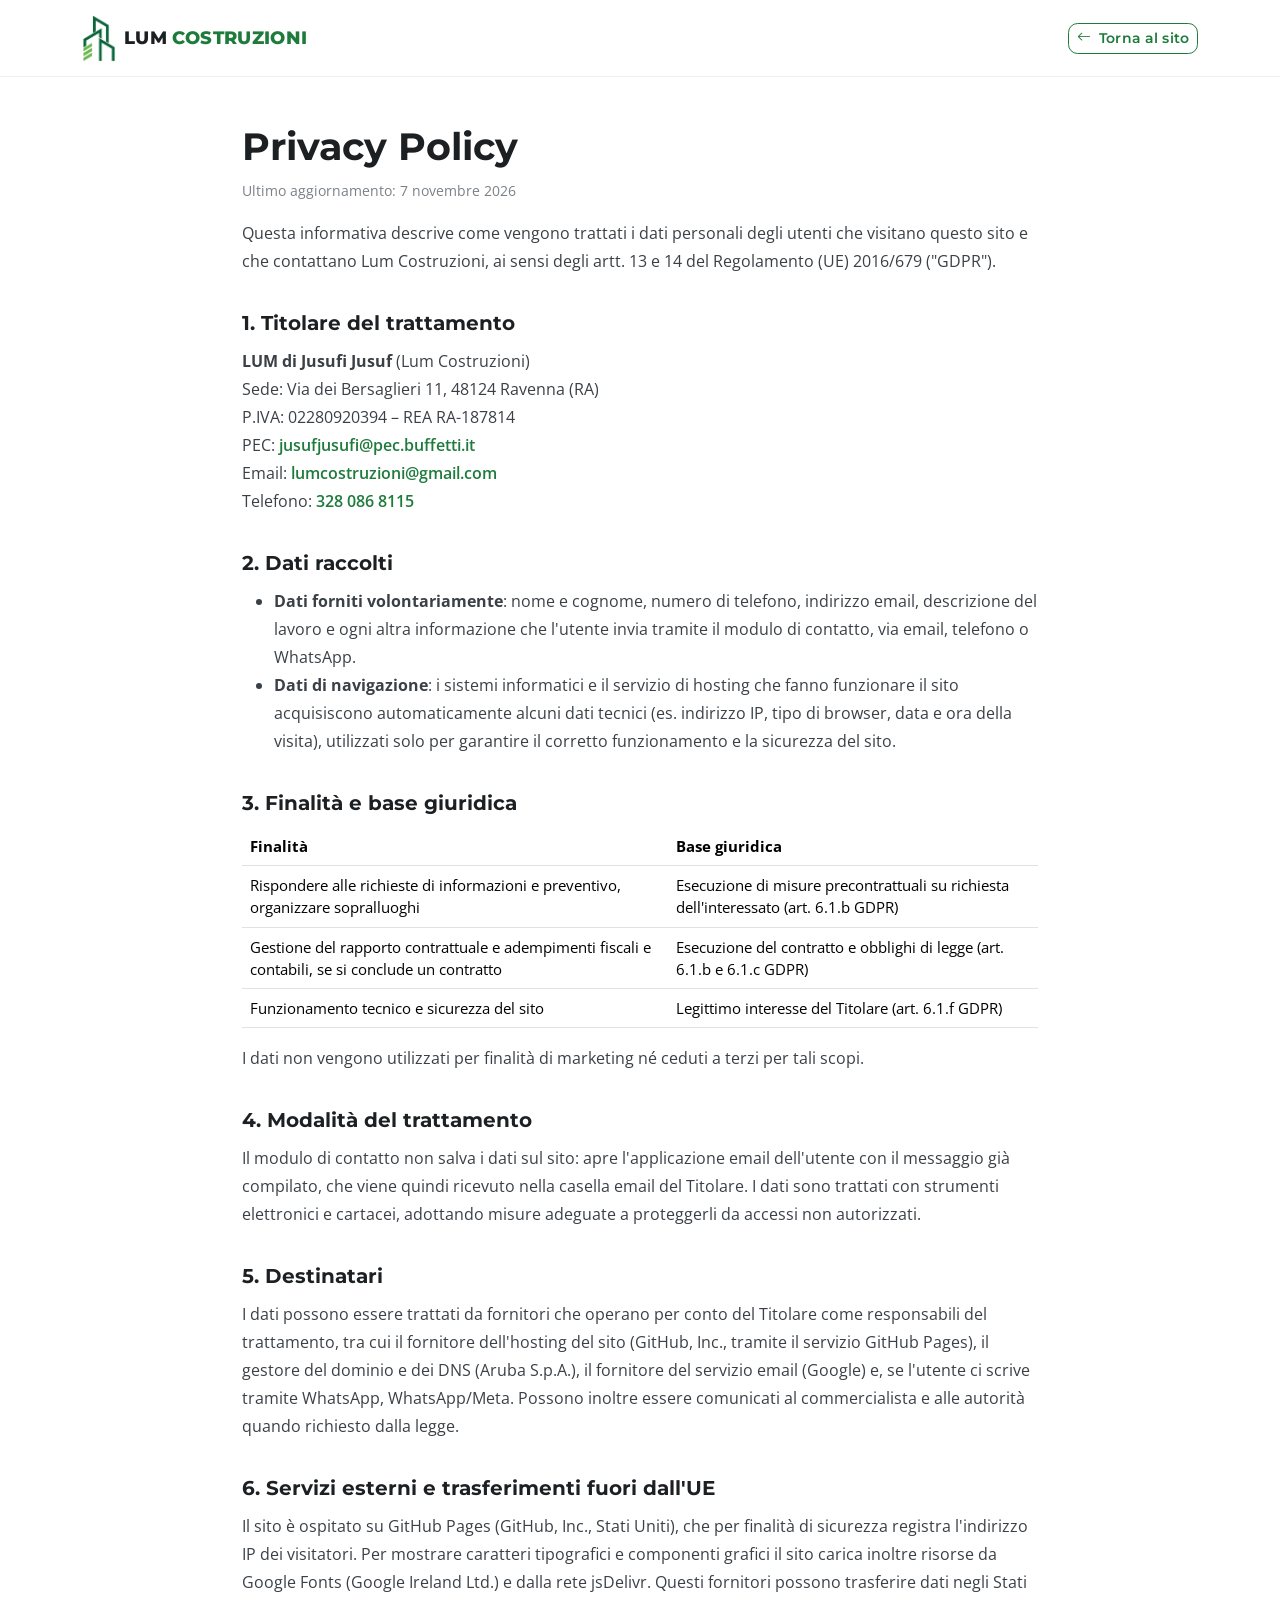
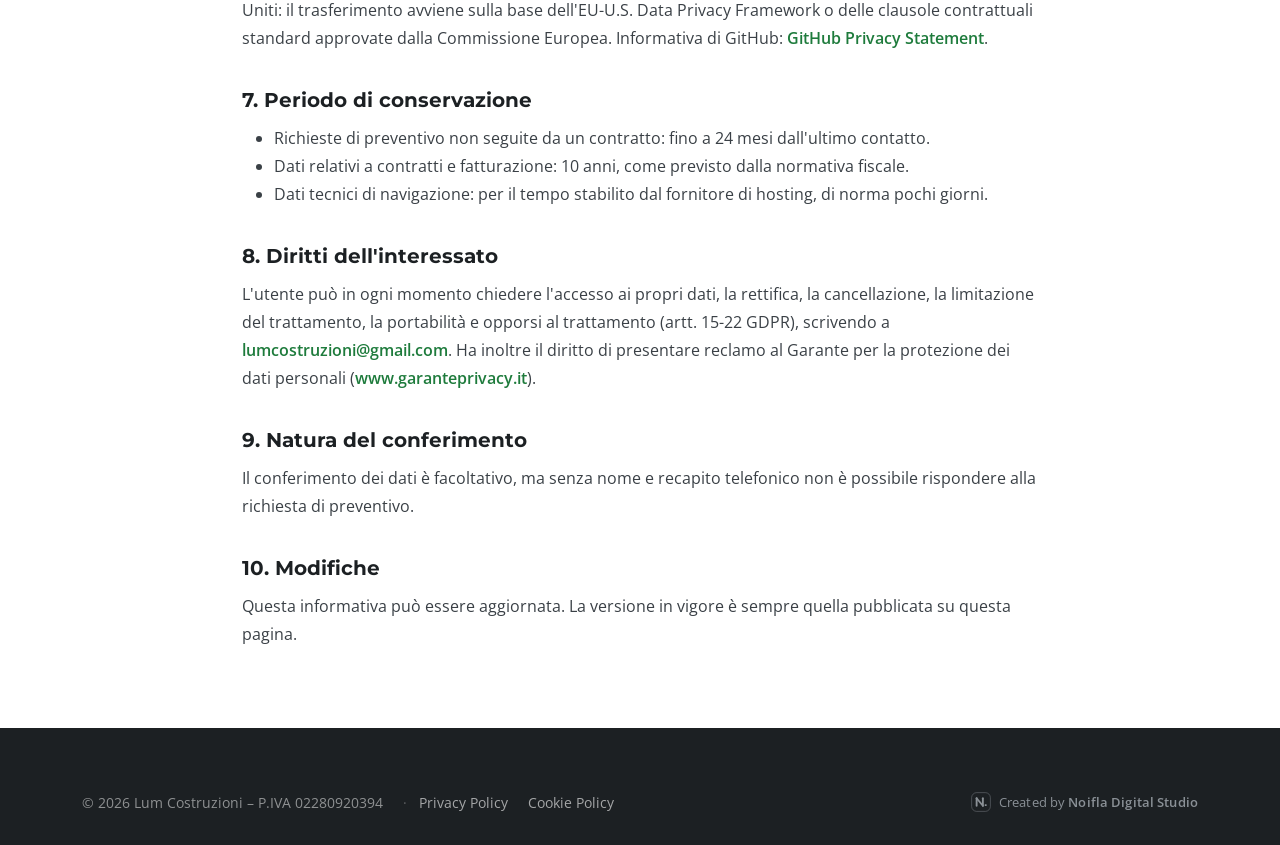
<file: privacy-policy.html>
<!DOCTYPE html>
<html lang="it">
<head>
  <meta charset="UTF-8">
  <meta name="viewport" content="width=device-width, initial-scale=1">
  <title>Privacy Policy | Lum Costruzioni</title>
  <meta name="description" content="Informativa privacy di Lum Costruzioni ai sensi del Regolamento UE 2016/679.">
  <meta name="robots" content="noindex, follow">
  <link rel="icon" type="image/png" href="img/favicon.png">
  <link rel="preconnect" href="https://fonts.googleapis.com">
  <link rel="preconnect" href="https://fonts.gstatic.com" crossorigin>
  <link href="https://fonts.googleapis.com/css2?family=Montserrat:wght@600;700;800&family=Open+Sans:wght@400;500;600&display=swap" rel="stylesheet">
  <link href="https://cdn.jsdelivr.net/npm/bootstrap@5.3.3/dist/css/bootstrap.min.css" rel="stylesheet">
  <link href="https://cdn.jsdelivr.net/npm/bootstrap-icons@1.11.3/font/bootstrap-icons.min.css" rel="stylesheet">
  <link href="css/style.css?v=2" rel="stylesheet">
</head>
<body>
  
  <!-- Navbar semplificata: logo + ritorno alla home -->
  <nav class="navbar fixed-top">
    <div class="container">
      <a class="navbar-brand d-flex align-items-center gap-2" href="index.html" aria-label="Lum Costruzioni - home">
        <img src="img/logo.png" alt="" width="34" height="47">
        <span class="brand-text">LUM <span>COSTRUZIONI</span></span>
      </a>
      <a href="index.html" class="btn btn-outline-brand btn-sm"><i class="bi bi-arrow-left me-1"></i> Torna al sito</a>
    </div>
  </nav>
  
  <main class="legal-page">
    <div class="container">
      <h1>Privacy Policy</h1>
      <p class="updated">Ultimo aggiornamento: 7 novembre 2026</p>
      
      <p>Questa informativa descrive come vengono trattati i dati personali degli utenti che visitano questo sito
        e che contattano Lum Costruzioni, ai sensi degli artt. 13 e 14 del Regolamento (UE) 2016/679 ("GDPR").</p>
        
        <h2>1. Titolare del trattamento</h2>
        <p><strong>LUM di Jusufi Jusuf</strong> (Lum Costruzioni)<br>
          Sede: Via dei Bersaglieri 11, 48124 Ravenna (RA)<br>
          P.IVA: 02280920394 – REA RA-187814<br>
          PEC: <a href="mailto:jusufjusufi@pec.buffetti.it" class="link-brand">jusufjusufi@pec.buffetti.it</a><br>
          Email: <a href="mailto:lumcostruzioni@gmail.com" class="link-brand">lumcostruzioni@gmail.com</a><br>
          Telefono: <a href="tel:+393280868115" class="link-brand">328 086 8115</a></p>
          
          <h2>2. Dati raccolti</h2>
          <ul>
            <li><strong>Dati forniti volontariamente</strong>: nome e cognome, numero di telefono, indirizzo email,
              descrizione del lavoro e ogni altra informazione che l'utente invia tramite il modulo di contatto,
              via email, telefono o WhatsApp.</li>
              <li><strong>Dati di navigazione</strong>: i sistemi informatici e il servizio di hosting che fanno funzionare
                il sito acquisiscono automaticamente alcuni dati tecnici (es. indirizzo IP, tipo di browser, data e ora
                della visita), utilizzati solo per garantire il corretto funzionamento e la sicurezza del sito.</li>
              </ul>
              
              <h2>3. Finalità e base giuridica</h2>
              <table class="table">
                <thead><tr><th>Finalità</th><th>Base giuridica</th></tr></thead>
                <tbody>
                  <tr><td>Rispondere alle richieste di informazioni e preventivo, organizzare sopralluoghi</td>
                    <td>Esecuzione di misure precontrattuali su richiesta dell'interessato (art. 6.1.b GDPR)</td></tr>
                    <tr><td>Gestione del rapporto contrattuale e adempimenti fiscali e contabili, se si conclude un contratto</td>
                      <td>Esecuzione del contratto e obblighi di legge (art. 6.1.b e 6.1.c GDPR)</td></tr>
                      <tr><td>Funzionamento tecnico e sicurezza del sito</td>
                        <td>Legittimo interesse del Titolare (art. 6.1.f GDPR)</td></tr>
                      </tbody>
                    </table>
                    <p>I dati non vengono utilizzati per finalità di marketing né ceduti a terzi per tali scopi.</p>
                    
                    <h2>4. Modalità del trattamento</h2>
                    <p>Il modulo di contatto non salva i dati sul sito: apre l'applicazione email dell'utente con il messaggio
                      già compilato, che viene quindi ricevuto nella casella email del Titolare. I dati sono trattati con strumenti
                      elettronici e cartacei, adottando misure adeguate a proteggerli da accessi non autorizzati.</p>
                      
                      <h2>5. Destinatari</h2>
                      <p>I dati possono essere trattati da fornitori che operano per conto del Titolare come responsabili del
                        trattamento, tra cui il fornitore dell'hosting del sito (GitHub, Inc., tramite il servizio GitHub Pages),
                        il gestore del dominio e dei DNS (Aruba S.p.A.), il fornitore del servizio email (Google) e, se l'utente
                        ci scrive tramite WhatsApp, WhatsApp/Meta. Possono inoltre essere comunicati al commercialista e alle
                        autorità quando richiesto dalla legge.</p>
                        
                        <h2>6. Servizi esterni e trasferimenti fuori dall'UE</h2>
                        <p>Il sito è ospitato su GitHub Pages (GitHub, Inc., Stati Uniti), che per finalità di sicurezza registra
                          l'indirizzo IP dei visitatori. Per mostrare caratteri tipografici e componenti grafici il sito carica inoltre
                          risorse da Google Fonts (Google Ireland Ltd.) e dalla rete jsDelivr. Questi fornitori possono trasferire dati
                          negli Stati Uniti: il trasferimento avviene sulla base dell'EU-U.S. Data Privacy Framework o delle clausole
                          contrattuali standard approvate dalla Commissione Europea.
                          Informativa di GitHub: <a href="https://docs.github.com/it/site-policy/privacy-policies/github-general-privacy-statement"
                          target="_blank" rel="noopener" class="link-brand">GitHub Privacy Statement</a>.</p>
                          
                          <h2>7. Periodo di conservazione</h2>
                          <ul>
                            <li>Richieste di preventivo non seguite da un contratto: fino a 24 mesi dall'ultimo contatto.</li>
                            <li>Dati relativi a contratti e fatturazione: 10 anni, come previsto dalla normativa fiscale.</li>
                            <li>Dati tecnici di navigazione: per il tempo stabilito dal fornitore di hosting, di norma pochi giorni.</li>
                          </ul>
                          
                          <h2>8. Diritti dell'interessato</h2>
                          <p>L'utente può in ogni momento chiedere l'accesso ai propri dati, la rettifica, la cancellazione, la
                            limitazione del trattamento, la portabilità e opporsi al trattamento (artt. 15-22 GDPR), scrivendo a
                            <a href="mailto:lumcostruzioni@gmail.com" class="link-brand">lumcostruzioni@gmail.com</a>.
                            Ha inoltre il diritto di presentare reclamo al Garante per la protezione dei dati personali
                            (<a href="https://www.garanteprivacy.it" target="_blank" rel="noopener" class="link-brand">www.garanteprivacy.it</a>).</p>
                            
                            <h2>9. Natura del conferimento</h2>
                            <p>Il conferimento dei dati è facoltativo, ma senza nome e recapito telefonico non è possibile rispondere
                              alla richiesta di preventivo.</p>
                              
                              <h2>10. Modifiche</h2>
                              <p>Questa informativa può essere aggiornata. La versione in vigore è sempre quella pubblicata su questa pagina.</p>
                              
                            </div>
                          </main>
                          
                          <footer class="footer">
                            <div class="container">
                              <!-- Riga legale: copyright + P.IVA a sinistra, firma Noifla a destra (centrati su mobile) -->
                              <div class="footer-bottom">
                                <div class="legal">
                                  <span>© 2026 Lum Costruzioni – P.IVA 02280920394</span>
                                  <nav class="legal-links" aria-label="Informazioni legali">
                                    <a href="privacy-policy.html">Privacy Policy</a>
                                    <a href="cookie-policy.html">Cookie Policy</a>
                                  </nav>
                                </div>
                                
                                <!-- Firma Noifla Digital Studio: sostituire href="#" con l'URL del portfolio -->
                                <a href="#" target="_blank" rel="noopener noreferrer" class="credit-link"
                                aria-label="Created by Noifla Digital Studio (si apre in una nuova scheda)">
                                <svg class="credit-icon" viewBox="0 0 64 64" width="20" height="20" aria-hidden="true" focusable="false">
                                  <rect x="2" y="2" width="60" height="60" rx="16" fill="none" stroke="currentColor" stroke-width="3" opacity=".45"/>
                                  <g fill="none" stroke-width="6" stroke-linecap="round" stroke-linejoin="round">
                                    <path d="M18 44V20" stroke="currentColor"/>
                                    <path d="M38 44V20" stroke="currentColor"/>
                                    <path d="M18 20L38 44" class="credit-accent"/>
                                  </g>
                                  <rect x="44" y="39" width="6" height="6" rx="1" class="credit-accent-fill"/>
                                </svg>
                                <span>Created by <strong>Noifla Digital Studio</strong></span>
                              </a>
                            </div>
                          </div>
                        </footer>
                        
                      </body>
                      </html>
</file>
<file: css/style.css>
/* =====================================================================
   LUM COSTRUZIONI – Stili personalizzati
   Base: Bootstrap 5.3. Qui solo colori del brand e componenti custom.
   ===================================================================== */

/* ---------- 1. Variabili (palette dal logo) ---------- */
:root {
  --brand: #1e7b3c;          /* verde scuro del logo  */
  --brand-dark: #155a2b;
  --brand-light: #6cbf45;    /* verde chiaro delle "righe" del logo */
  --brand-soft: #eaf4ec;
  --dark: #1c2023;           /* grigio antracite */
  --dark-2: #262b2f;
  --text: #3a4046;
  --bg-soft: #f5f7f6;
  --radius: 1rem;
  --nav-h: 76px;

  --bs-body-font-family: "Open Sans", system-ui, sans-serif;
  --bs-body-color: var(--text);
  --bs-link-color-rgb: 30, 123, 60;
}

html { scroll-behavior: smooth; scroll-padding-top: var(--nav-h); }
body { overflow-x: hidden; }

h1, h2, h3, h4, h5, .brand-text, .btn {
  font-family: "Montserrat", sans-serif;
}
h1, h2, h3, h4, h5 { color: var(--dark); font-weight: 700; }

.skip-link {
  position: absolute; top: .5rem; left: .5rem; z-index: 2000;
  background: #fff; padding: .5rem 1rem; border-radius: .5rem;
}

/* ---------- 2. Utility & bottoni ---------- */
.text-brand-light { color: var(--brand-light); }
.link-brand { color: var(--brand); font-weight: 600; text-decoration: none; }
.link-brand:hover { color: var(--brand-dark); text-decoration: underline; }
.bg-soft { background: var(--bg-soft); }

.btn { font-weight: 600; border-radius: .6rem; letter-spacing: .01em; }
.btn-lg { padding: .85rem 1.6rem; font-size: 1rem; }

.btn-brand {
  --bs-btn-color: #fff;
  --bs-btn-bg: var(--brand);
  --bs-btn-border-color: var(--brand);
  --bs-btn-hover-color: #fff;
  --bs-btn-hover-bg: var(--brand-dark);
  --bs-btn-hover-border-color: var(--brand-dark);
  --bs-btn-active-bg: var(--brand-dark);
  --bs-btn-focus-shadow-rgb: 30, 123, 60;
}
.btn-outline-brand {
  --bs-btn-color: var(--brand);
  --bs-btn-border-color: var(--brand);
  --bs-btn-hover-color: #fff;
  --bs-btn-hover-bg: var(--brand);
  --bs-btn-hover-border-color: var(--brand);
  --bs-btn-active-bg: var(--brand-dark);
}

.eyebrow {
  display: inline-block;
  font-family: "Montserrat", sans-serif;
  font-size: .8rem; font-weight: 700;
  text-transform: uppercase; letter-spacing: .14em;
  color: var(--brand);
  margin-bottom: .75rem;
  padding-left: 2.2rem; position: relative;
}
.eyebrow::before {
  content: ""; position: absolute; left: 0; top: 50%;
  width: 1.6rem; height: 3px; background: var(--brand-light);
  transform: translateY(-50%);
}
.eyebrow-light { color: var(--brand-light); }

.section { padding: 6rem 0; }
.section-title { font-size: clamp(1.8rem, 3.5vw, 2.6rem); margin-bottom: 1.25rem; }
.section-dark { background: var(--dark); }

/* ---------- 3. Navbar ---------- */
.navbar {
  min-height: var(--nav-h);
  background: rgba(255, 255, 255, .97);
  box-shadow: 0 1px 0 rgba(0, 0, 0, .06);
  transition: box-shadow .3s;
}
.navbar.scrolled { box-shadow: 0 6px 24px rgba(0, 0, 0, .08); }

.brand-text {
  font-weight: 800; font-size: 1.15rem; letter-spacing: .02em;
  color: var(--dark); line-height: 1;
}
.brand-text span { color: var(--brand); }
.footer .brand-text span { color: var(--brand-light); }

.navbar .nav-link {
  font-family: "Montserrat", sans-serif;
  font-weight: 600; font-size: .92rem;
  color: var(--dark); padding: .5rem 1rem !important;
  position: relative;
}
.navbar .nav-link::after {
  content: ""; position: absolute; left: 1rem; right: 1rem; bottom: .2rem;
  height: 2px; background: var(--brand-light);
  transform: scaleX(0); transition: transform .25s;
}
.navbar .nav-link:hover::after,
.navbar .nav-link.active::after { transform: scaleX(1); }
.navbar .nav-link.active { color: var(--brand); }

.navbar-toggler { border: 0; font-size: 1.9rem; color: var(--dark); padding: 0; }
.navbar-toggler:focus { box-shadow: 0 0 0 3px rgba(108, 191, 69, .4); }

@media (max-width: 991.98px) {
  .navbar-collapse { padding: 1rem 0 1.25rem; }
  .navbar .nav-link::after { display: none; }
}

/* ---------- 4. Hero ---------- */
.hero {
  position: relative;
  min-height: 100vh;
  display: flex; align-items: center;
  padding: calc(var(--nav-h) + 3rem) 0 4.5rem;
  overflow: hidden;
  background:
    radial-gradient(circle at 78% 45%, rgba(108, 191, 69, .22) 0%, rgba(108, 191, 69, 0) 45%),
    linear-gradient(135deg, #14181b 0%, var(--dark) 55%, #123d22 100%);
}
/* Righe diagonali leggere che richiamano il disegno del logo */
.hero::before {
  content: ""; position: absolute; inset: 0; pointer-events: none;
  background: repeating-linear-gradient(-45deg, rgba(255,255,255,.025) 0 2px, transparent 2px 28px);
}
.hero-logo {
  width: 100%; max-width: 440px; height: auto;
  filter: drop-shadow(0 20px 40px rgba(0, 0, 0, .45));
}
.hero-contacts { margin-top: 1.5rem; }
.hero-contacts a { color: rgba(255, 255, 255, .85); text-decoration: none; }
.hero-contacts a:hover { color: var(--brand-light); }
.hero-title {
  color: #fff;
  font-size: clamp(2.3rem, 5.5vw, 4rem);
  font-weight: 800; line-height: 1.1;
  margin-bottom: 1.5rem;
}
.hero-lead { font-size: 1.15rem; max-width: 600px; opacity: .9; margin-bottom: 2rem; }
.hero-points li { font-weight: 500; opacity: .95; }
.hero-points i { color: var(--brand-light); margin-right: .4rem; }

.hero-phone {
  display: inline-flex; align-items: center; gap: .6rem;
  font-family: "Montserrat", sans-serif; font-weight: 800;
  font-size: 1.8rem; color: var(--brand-light) !important; text-decoration: none;
}
.hero-phone:hover { color: #fff !important; }

/* Card bianca nella sezione principale (solo desktop) */
.hero-card {
  background: #fff;
  border-radius: 1.25rem;
  padding: 2.25rem;
  text-align: center;
  box-shadow: 0 30px 60px rgba(0, 0, 0, .35);
  border-top: 6px solid var(--brand-light);
}

/* Dentro la card bianca il telefono torna verde scuro, leggibile */
.hero-card .hero-phone { color: var(--brand) !important; font-size: 1.7rem; }
.hero-card .hero-phone:hover { color: var(--brand-dark) !important; }

/* ---------- 5. Punti di forza ---------- */
.strengths { background: var(--brand); color: #fff; padding: 2.5rem 0; }
.strengths i { font-size: 2rem; color: var(--brand-light); display: block; margin-bottom: .5rem; filter: brightness(1.25); }
.strengths p { margin: 0; font-weight: 600; font-size: .95rem; }

/* ---------- 6. Chi siamo ---------- */
.about-img { position: relative; padding: 0 1.5rem 1.5rem 0; }
.about-img::before {
  content: ""; position: absolute; right: 0; bottom: 0;
  width: 70%; height: 70%; border-radius: var(--radius);
  background: var(--brand-soft); z-index: -1;
}
.about-badge {
  position: absolute; left: -.5rem; bottom: 0;
  display: flex; align-items: center; gap: .75rem;
  background: var(--dark); color: #fff;
  padding: 1rem 1.25rem; border-radius: var(--radius);
  font-family: "Montserrat", sans-serif; font-weight: 700; line-height: 1.2;
  box-shadow: 0 12px 30px rgba(0, 0, 0, .25);
}
.about-badge i { font-size: 2rem; color: var(--brand-light); }

.mini-feature {
  display: flex; align-items: center; gap: .6rem;
  background: var(--bg-soft); border-radius: .75rem;
  padding: .85rem 1rem; font-weight: 600; color: var(--dark);
}
.mini-feature i { color: var(--brand); font-size: 1.2rem; }

/* ---------- 7. Servizi ---------- */
.service-card {
  background: #fff; border-radius: var(--radius);
  padding: 2.25rem 2rem;
  border: 1px solid rgba(0, 0, 0, .06);
  transition: transform .3s, box-shadow .3s;
  position: relative; overflow: hidden;
}
.service-card::after {
  content: ""; position: absolute; left: 0; top: 0; height: 4px; width: 100%;
  background: linear-gradient(90deg, var(--brand), var(--brand-light));
  transform: scaleX(0); transform-origin: left; transition: transform .35s;
}
.service-card:hover { transform: translateY(-6px); box-shadow: 0 20px 40px rgba(0, 0, 0, .08); }
.service-card:hover::after { transform: scaleX(1); }
.service-card h3 { font-size: 1.25rem; margin-bottom: .75rem; }
.service-card p { color: #5f666c; }

.service-icon {
  width: 64px; height: 64px; border-radius: 1rem;
  display: grid; place-items: center;
  background: var(--brand-soft); color: var(--brand);
  font-size: 1.8rem; margin-bottom: 1.25rem;
}
.service-list { list-style: none; padding: 0; margin: 0; }
.service-list li { padding: .35rem 0 .35rem 1.6rem; position: relative; font-size: .95rem; }
.service-list li::before {
  content: ""; position: absolute; left: .2rem; top: .75rem;
  width: .55rem; height: .3rem;
  border-left: 2px solid var(--brand-light); border-bottom: 2px solid var(--brand-light);
  transform: rotate(-45deg);
}

/* Processo a step */
.step { text-align: center; padding: 0 .5rem; }
.step span {
  display: inline-grid; place-items: center;
  width: 54px; height: 54px; border-radius: 50%;
  background: var(--dark); color: #fff;
  font-family: "Montserrat", sans-serif; font-weight: 800; font-size: 1.2rem;
  margin-bottom: .9rem; border: 4px solid var(--brand-light);
}
.step h4 { font-size: 1.05rem; margin-bottom: .35rem; }
.step p { font-size: .9rem; color: #6a7076; margin: 0; }

/* ---------- 8. Slider Prima & Dopo ---------- */
.project { margin: 0; background: var(--dark-2); border-radius: var(--radius); overflow: hidden; height: 100%; }
.project figcaption { padding: 1.5rem 1.75rem 1.75rem; color: rgba(255, 255, 255, .75); }
.project figcaption h3 { color: #fff; font-size: 1.2rem; margin-bottom: .5rem; }
.tags { display: flex; flex-wrap: wrap; gap: .5rem; margin-top: 1rem; }
.tags span {
  font-size: .78rem; font-weight: 600;
  padding: .3rem .75rem; border-radius: 50rem;
  background: rgba(108, 191, 69, .15); color: var(--brand-light);
}

.ba-slider {
  --pos: 50%;
  position: relative;
  aspect-ratio: 1400 / 782;
  overflow: hidden;
  user-select: none;
  touch-action: pan-y;   /* scroll verticale libero su mobile */
  background: #111;
  cursor: ew-resize;
}
.ba-slider img {
  position: absolute; inset: 0;
  width: 100%; height: 100%; object-fit: cover;
  pointer-events: none;
}
/* L'immagine "Prima" viene tagliata a destra della posizione del cursore */
.ba-before { clip-path: inset(0 calc(100% - var(--pos)) 0 0); }
/* Transizione morbida solo quando si usano i pulsanti (non durante il trascinamento) */
.ba-slider.animate .ba-before { transition: clip-path .6s ease; }
.ba-slider.animate .ba-handle { transition: left .6s ease; }

/* Linea verticale + maniglia */
.ba-handle {
  position: absolute; top: 0; bottom: 0; left: var(--pos);
  width: 4px; background: #fff; transform: translateX(-50%);
  pointer-events: none;
  box-shadow: 0 0 12px rgba(0, 0, 0, .4);
}
.ba-handle i {
  position: absolute; top: 50%; left: 50%;
  transform: translate(-50%, -50%) rotate(90deg);
  width: 54px; height: 54px; border-radius: 50%;
  display: grid; place-items: center;
  background: var(--brand); color: #fff; font-size: 1.5rem;
  border: 3px solid #fff;
  box-shadow: 0 4px 14px rgba(0, 0, 0, .35);
}

/* Input range nascosto alla vista: serve per la tastiera e gli screen reader.
   Il trascinamento con mouse/dito è gestito in JS su tutta la foto. */
.ba-range {
  position: absolute; width: 1px; height: 1px;
  opacity: 0; pointer-events: none;
}
.ba-slider:has(.ba-range:focus-visible) .ba-handle i {
  outline: 3px solid var(--brand-light); outline-offset: 3px;
}

.ba-label {
  position: absolute; top: 1rem; z-index: 2;
  font-family: "Montserrat", sans-serif;
  font-size: .85rem; font-weight: 800; letter-spacing: .1em; text-transform: uppercase;
  padding: .45rem .95rem; border-radius: .4rem;
  pointer-events: none;
  box-shadow: 0 4px 12px rgba(0, 0, 0, .3);
  transition: opacity .3s;
}
/* Nasconde l'etichetta quando la sua foto non è visibile */
.ba-slider.hide-before .ba-label-before,
.ba-slider.hide-after .ba-label-after { opacity: 0; }
.ba-label-before { left: 1rem; background: #fff; color: var(--dark); }
.ba-label-after  { right: 1rem; background: var(--brand); color: #fff; }

.ba-controls {
  display: flex; gap: .5rem; padding: 1rem 1.75rem 0;
}
.ba-controls button {
  flex: 1; border: 2px solid rgba(255, 255, 255, .18);
  background: transparent; color: #fff;
  font-family: "Montserrat", sans-serif; font-weight: 700; font-size: .9rem;
  padding: .6rem .5rem; border-radius: .6rem;
  transition: background .2s, border-color .2s;
}
.ba-controls button:hover { border-color: var(--brand-light); }
.ba-controls button.active { background: var(--brand); border-color: var(--brand); }

/* ---------- 9. Contatti ---------- */
.contact-item {
  display: flex; align-items: center; gap: 1rem;
  padding: 1rem 1.1rem; margin-bottom: .85rem;
  border: 1px solid rgba(0, 0, 0, .08); border-radius: var(--radius);
  text-decoration: none; color: var(--dark);
  transition: border-color .2s, background .2s, transform .2s;
}
.contact-item:hover { border-color: var(--brand-light); background: var(--brand-soft); transform: translateX(4px); }
.contact-item small { display: block; color: #7a8086; font-size: .8rem; }
.contact-item strong { font-family: "Montserrat", sans-serif; font-size: 1.05rem; word-break: break-word; }
.contact-icon {
  flex-shrink: 0; width: 50px; height: 50px; border-radius: .8rem;
  display: grid; place-items: center;
  background: var(--brand); color: #fff; font-size: 1.25rem;
}

.contact-form {
  background: var(--bg-soft); border-radius: 1.25rem;
  padding: 2rem; border-top: 5px solid var(--brand);
}
.contact-form .form-label { font-weight: 600; font-size: .9rem; color: var(--dark); }
.contact-form .form-control,
.contact-form .form-select { padding: .75rem 1rem; border-radius: .6rem; border-color: #d8dcdf; }
.contact-form .form-control:focus,
.contact-form .form-select:focus,
.form-check-input:focus { border-color: var(--brand-light); box-shadow: 0 0 0 .2rem rgba(108, 191, 69, .25); }
.form-check-input:checked { background-color: var(--brand); border-color: var(--brand); }

.form-status:empty { display: none; }
.form-status {
  padding: .9rem 1rem; border-radius: .6rem;
  background: var(--brand-soft); color: var(--brand-dark); font-weight: 600;
}

/* Dati aziendali nel footer */
.company-data { font-style: normal; font-size: .9rem; line-height: 1.8; color: rgba(255, 255, 255, .6); }
.company-data strong { color: #fff; font-weight: 600; }

@media (min-width: 768px) { .contact-form { padding: 2.5rem; } }

/* ---------- 10. Footer ---------- */
.footer { background: var(--dark); color: #fff; padding: 4rem 0 2rem; }
.footer h5 { color: #fff; font-size: 1rem; margin-bottom: 1rem; }
.footer hr { border-color: rgba(255, 255, 255, .15); margin: 2.5rem 0 1.5rem; opacity: 1; }
.footer-links li { margin-bottom: .55rem; }
.footer-links a { color: rgba(255, 255, 255, .7); text-decoration: none; word-break: break-word; }
.footer-links a:hover { color: var(--brand-light); }

/* Riga legale del footer */
.footer-bottom {
  display: flex; flex-direction: column; align-items: center; gap: .75rem;
  text-align: center; font-size: .875rem; color: rgba(255, 255, 255, .5);
}
@media (min-width: 768px) {
  .footer-bottom { flex-direction: row; justify-content: space-between; text-align: left; }
}
.legal { display: flex; flex-direction: column; align-items: center; gap: .4rem; }
.legal-links { display: flex; flex-wrap: wrap; justify-content: center; gap: .25rem 1.25rem; }
.legal-links a { color: rgba(255, 255, 255, .6); text-decoration: none; transition: color .2s ease; }
.legal-links a:hover, .legal-links a:focus-visible { color: var(--brand-light); text-decoration: underline; }
@media (min-width: 768px) {
  .legal { flex-direction: row; gap: 1.25rem; }
  .legal-links a { position: relative; }
  /* separatore "·" tra copyright e primo link */
  .legal-links::before { content: "·"; color: rgba(255, 255, 255, .3); margin-right: -.5rem; }
}

/* Pagine legali (privacy-policy.html, cookie-policy.html) */
.legal-page { padding: calc(var(--nav-h) + 3rem) 0 4rem; }
.legal-page .container { max-width: 820px; }
.legal-page h1 { font-size: clamp(1.8rem, 4vw, 2.4rem); margin-bottom: .5rem; }
.legal-page h2 { font-size: 1.25rem; margin: 2.25rem 0 .75rem; }
.legal-page p, .legal-page li { line-height: 1.75; }
.legal-page .updated { color: #7a8086; font-size: .9rem; }
.legal-page table { font-size: .92rem; }
.todo { background: #fff3cd; padding: 0 .3rem; border-radius: .25rem; }

.footer-note { margin: 1rem 0 0; font-size: .75rem; color: rgba(255, 255, 255, .35); text-align: center; }
@media (min-width: 768px) { .footer-note { text-align: left; } }

/* Firma "Created by Noifla Digital Studio" */
.credit-link {
  display: inline-flex; align-items: center; gap: .5rem;
  font-size: .8rem; letter-spacing: .01em;
  color: #8a9096;                 /* grigio discreto */
  text-decoration: none;
  transition: color .2s ease;
}
.credit-link strong { font-weight: 600; }
.credit-icon { flex-shrink: 0; display: block; }
.credit-accent { stroke: currentColor; transition: stroke .2s ease; }
.credit-accent-fill { fill: currentColor; transition: fill .2s ease; }

/* Hover / focus: testo bianco, dettagli dell'icona nel verde del brand */
.credit-link:hover,
.credit-link:focus-visible { color: #fff; }
.credit-link:hover .credit-accent,
.credit-link:focus-visible .credit-accent { stroke: var(--brand-light); }
.credit-link:hover .credit-accent-fill,
.credit-link:focus-visible .credit-accent-fill { fill: var(--brand-light); }
.credit-link:focus-visible { outline: 2px solid var(--brand-light); outline-offset: 4px; border-radius: .25rem; }

/* ---------- 11. Pulsanti flottanti ---------- */
.call-fab {
  position: fixed; right: 1.1rem; bottom: 1.1rem; z-index: 1030;
  width: 60px; height: 60px; border-radius: 50%;
  display: grid; place-items: center;
  background: var(--brand); color: #fff; font-size: 1.5rem;
  box-shadow: 0 10px 25px rgba(30, 123, 60, .45);
  animation: pulse 2.2s infinite;
}
.call-fab:hover { color: #fff; background: var(--brand-dark); }
@keyframes pulse {
  0%   { box-shadow: 0 0 0 0 rgba(108, 191, 69, .6); }
  70%  { box-shadow: 0 0 0 16px rgba(108, 191, 69, 0); }
  100% { box-shadow: 0 0 0 0 rgba(108, 191, 69, 0); }
}

.to-top {
  position: fixed; right: 1.1rem; bottom: 1.1rem; z-index: 1029;
  width: 46px; height: 46px; border-radius: 50%; border: 0;
  background: var(--dark); color: #fff;
  opacity: 0; visibility: hidden; transform: translateY(10px);
  transition: all .3s;
}
.to-top.show { opacity: 1; visibility: visible; transform: none; }
.to-top:hover { background: var(--brand); }
/* Su mobile il "torna su" si sposta sopra il pulsante Chiama */
@media (max-width: 991.98px) { .to-top { bottom: 5.4rem; right: 1.6rem; } }

/* ---------- 12. Animazioni di comparsa ---------- */
.reveal { opacity: 0; transform: translateY(30px); transition: opacity .7s ease, transform .7s ease; }
.reveal.visible { opacity: 1; transform: none; }

@media (prefers-reduced-motion: reduce) {
  html { scroll-behavior: auto; }
  .reveal { opacity: 1; transform: none; transition: none; }
  .call-fab { animation: none; }
}

/* ---------- 13. Responsive vari ---------- */
@media (max-width: 767.98px) {
  .section { padding: 4.5rem 0; }
  .hero { min-height: auto; padding-top: calc(var(--nav-h) + 3rem); }
  .hero-lead { font-size: 1.05rem; }
  .hero-logo { max-width: 240px; }
  .ba-controls { padding: 1rem 1rem 0; }
  .hero .btn-lg { width: 100%; }
  .hero-points { gap: .75rem !important; flex-direction: column; }
  .about-badge { padding: .75rem 1rem; font-size: .85rem; }
  .ba-handle i { width: 40px; height: 40px; }
}
</file>
